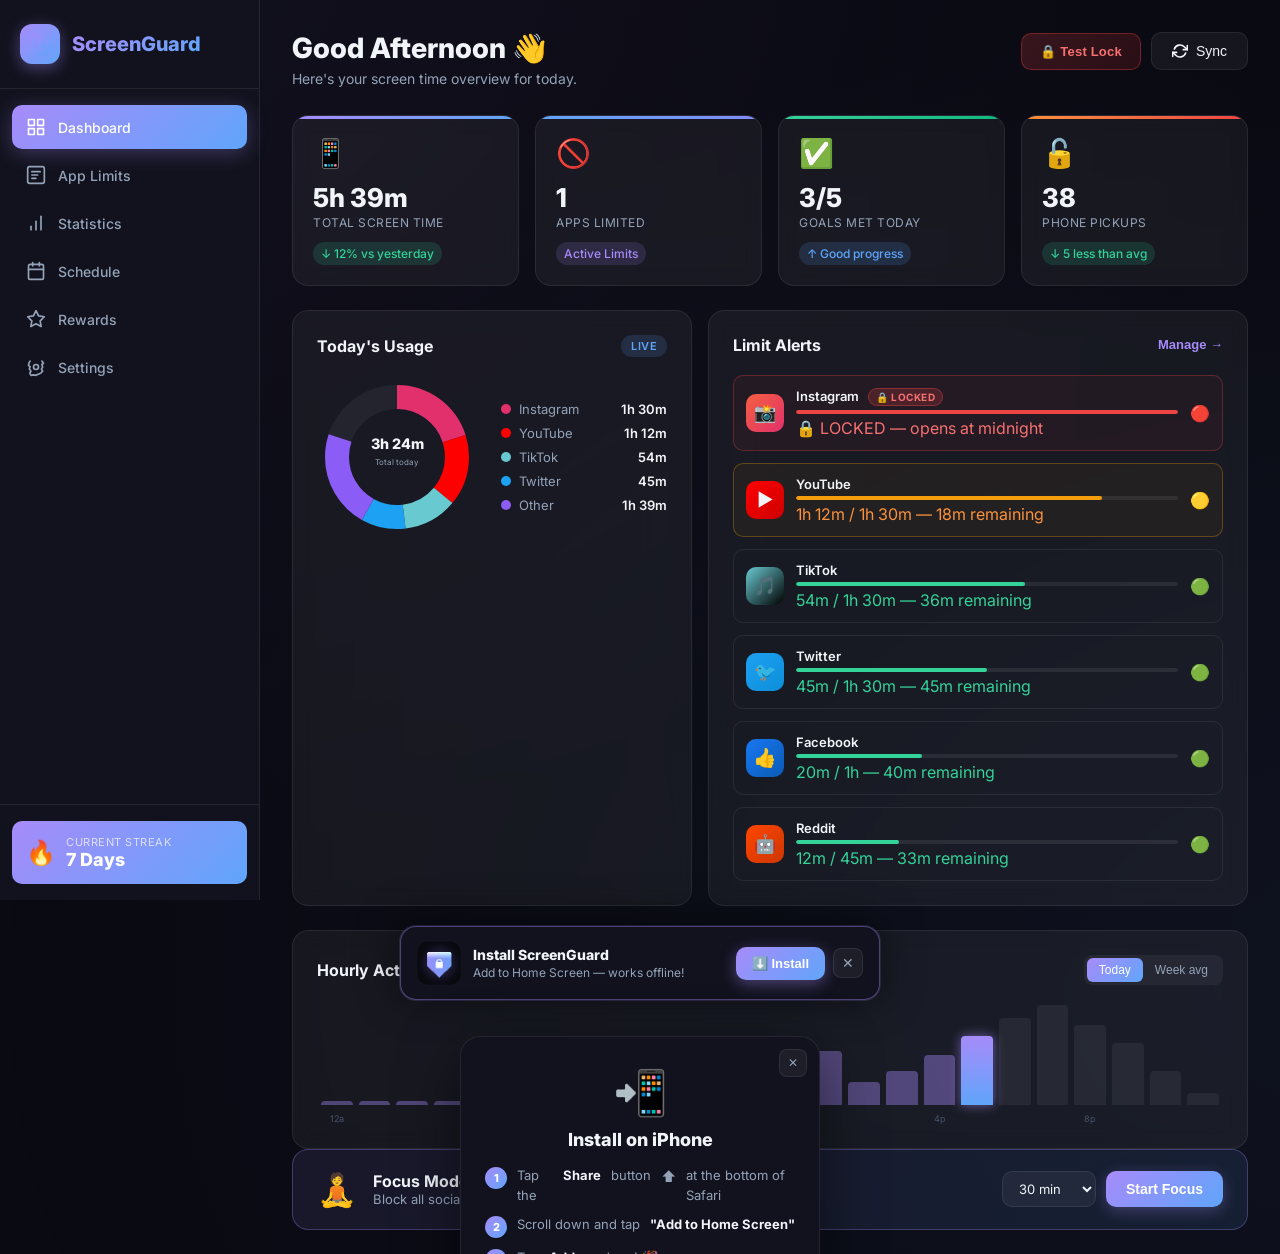
<file: project 0/index.html>
<!DOCTYPE html>
<html lang="en">
<head>
  <meta charset="UTF-8" />
  <meta name="viewport" content="width=device-width, initial-scale=1.0, viewport-fit=cover" />
  <title>ScreenGuard – Reduce Your Screen Time</title>
  <meta name="description" content="ScreenGuard helps you reduce screen time and set social media limits to build healthier digital habits." />

  <!-- ===== PWA Meta Tags ===== -->
  <link rel="manifest" href="manifest.json" />
  <meta name="theme-color" content="#a78bfa" />
  <meta name="mobile-web-app-capable" content="yes" />
  <meta name="application-name" content="ScreenGuard" />

  <!-- Apple iOS PWA -->
  <meta name="apple-mobile-web-app-capable" content="yes" />
  <meta name="apple-mobile-web-app-status-bar-style" content="black-translucent" />
  <meta name="apple-mobile-web-app-title" content="ScreenGuard" />
  <link rel="apple-touch-icon" href="icons/icon-192.png" />
  <link rel="apple-touch-icon" sizes="152x152" href="icons/icon-152.png" />
  <link rel="apple-touch-icon" sizes="144x144" href="icons/icon-144.png" />
  <link rel="apple-touch-startup-image" href="icons/icon-512.png" />

  <!-- Android / General -->
  <link rel="icon" type="image/png" sizes="192x192" href="icons/icon-192.png" />
  <link rel="icon" type="image/png" sizes="32x32"  href="icons/icon-96.png" />
  <link rel="shortcut icon" href="icons/icon-96.png" />

  <!-- Microsoft Tiles -->
  <meta name="msapplication-TileImage" content="icons/icon-144.png" />
  <meta name="msapplication-TileColor" content="#0a0a12" />

  <!-- Open Graph (sharing preview) -->
  <meta property="og:title"       content="ScreenGuard – Screen Time Manager" />
  <meta property="og:description" content="Set limits for social media, auto-lock apps, earn rewards for healthy habits." />
  <meta property="og:image"       content="icons/icon-512.png" />
  <meta property="og:type"        content="website" />

  <link rel="preconnect" href="https://fonts.googleapis.com" />
  <link rel="preconnect" href="https://fonts.gstatic.com" crossorigin />
  <link href="https://fonts.googleapis.com/css2?family=Inter:wght@300;400;500;600;700;800;900&display=swap" rel="stylesheet" />
  <link rel="stylesheet" href="style.css" />
</head>
<body>
  <!-- ===== PWA INSTALL BANNER ===== -->
  <div class="pwa-install-banner" id="pwaInstallBanner">
    <div class="pwa-banner-left">
      <img src="icons/icon-96.png" alt="ScreenGuard" class="pwa-banner-icon" />
      <div class="pwa-banner-text">
        <strong>Install ScreenGuard</strong>
        <span>Add to Home Screen — works offline!</span>
      </div>
    </div>
    <div class="pwa-banner-actions">
      <button class="pwa-install-btn" id="pwaInstallBtn">⬇️ Install</button>
      <button class="pwa-dismiss-btn" id="pwaDismissBtn">✕</button>
    </div>
  </div>

  <!-- ===== iOS INSTALL GUIDE (shows only on Safari iOS) ===== -->
  <div class="ios-install-guide" id="iosInstallGuide">
    <button class="ios-guide-close" id="iosGuideClose">✕</button>
    <div class="ios-guide-icon">📲</div>
    <h3>Install on iPhone</h3>
    <ol class="ios-steps">
      <li>Tap the <strong>Share</strong> button <span class="ios-share-icon">⬆️</span> at the bottom of Safari</li>
      <li>Scroll down and tap <strong>"Add to Home Screen"</strong></li>
      <li>Tap <strong>Add</strong> — done! 🎉</li>
    </ol>
  </div>

  <!-- Sidebar Navigation -->
  <nav class="sidebar" id="sidebar">
    <div class="sidebar-header">
      <div class="logo">
        <div class="logo-icon">
          <svg width="24" height="24" viewBox="0 0 24 24" fill="none">
            <circle cx="12" cy="12" r="10" stroke="url(#grad1)" stroke-width="2.5"/>
            <path d="M12 6v6l4 2" stroke="url(#grad1)" stroke-width="2.5" stroke-linecap="round"/>
            <defs>
              <linearGradient id="grad1" x1="0%" y1="0%" x2="100%" y2="100%">
                <stop offset="0%" style="stop-color:#a78bfa"/>
                <stop offset="100%" style="stop-color:#60a5fa"/>
              </linearGradient>
            </defs>
          </svg>
        </div>
        <span class="logo-text">ScreenGuard</span>
      </div>
    </div>

    <ul class="nav-links">
      <li>
        <a href="#" class="nav-link active" data-page="dashboard" id="nav-dashboard">
          <svg width="20" height="20" viewBox="0 0 24 24" fill="none" stroke="currentColor" stroke-width="2" stroke-linecap="round" stroke-linejoin="round">
            <rect x="3" y="3" width="7" height="7"/><rect x="14" y="3" width="7" height="7"/><rect x="14" y="14" width="7" height="7"/><rect x="3" y="14" width="7" height="7"/>
          </svg>
          <span>Dashboard</span>
        </a>
      </li>
      <li>
        <a href="#" class="nav-link" data-page="apps" id="nav-apps">
          <svg width="20" height="20" viewBox="0 0 24 24" fill="none" stroke="currentColor" stroke-width="2" stroke-linecap="round" stroke-linejoin="round">
            <rect x="2" y="2" width="20" height="20" rx="2.5"/><path d="M7 8h10M7 12h7M7 16h5"/>
          </svg>
          <span>App Limits</span>
        </a>
      </li>
      <li>
        <a href="#" class="nav-link" data-page="stats" id="nav-stats">
          <svg width="20" height="20" viewBox="0 0 24 24" fill="none" stroke="currentColor" stroke-width="2" stroke-linecap="round" stroke-linejoin="round">
            <line x1="12" y1="20" x2="12" y2="10"/><line x1="18" y1="20" x2="18" y2="4"/><line x1="6" y1="20" x2="6" y2="16"/>
          </svg>
          <span>Statistics</span>
        </a>
      </li>
      <li>
        <a href="#" class="nav-link" data-page="schedule" id="nav-schedule">
          <svg width="20" height="20" viewBox="0 0 24 24" fill="none" stroke="currentColor" stroke-width="2" stroke-linecap="round" stroke-linejoin="round">
            <rect x="3" y="4" width="18" height="18" rx="2"/><line x1="16" y1="2" x2="16" y2="6"/><line x1="8" y1="2" x2="8" y2="6"/><line x1="3" y1="10" x2="21" y2="10"/>
          </svg>
          <span>Schedule</span>
        </a>
      </li>
      <li>
        <a href="#" class="nav-link" data-page="rewards" id="nav-rewards">
          <svg width="20" height="20" viewBox="0 0 24 24" fill="none" stroke="currentColor" stroke-width="2" stroke-linecap="round" stroke-linejoin="round">
            <polygon points="12 2 15.09 8.26 22 9.27 17 14.14 18.18 21.02 12 17.77 5.82 21.02 7 14.14 2 9.27 8.91 8.26 12 2"/>
          </svg>
          <span>Rewards</span>
        </a>
      </li>
      <li>
        <a href="#" class="nav-link" data-page="settings" id="nav-settings">
          <svg width="20" height="20" viewBox="0 0 24 24" fill="none" stroke="currentColor" stroke-width="2" stroke-linecap="round" stroke-linejoin="round">
            <circle cx="12" cy="12" r="3"/><path d="M19.07 4.93a10 10 0 0 1 1.93 2.74L19 9l1 3-1.5 2.5 1.5 2.5L18 19s-2 1.5-3 1.5L12 22l-3-.5-3 .5s-1-1.5-1.5-2.5L6 17l-2-2.5 1-3-2-1.33A10 10 0 0 1 4.93 4.93"/>
          </svg>
          <span>Settings</span>
        </a>
      </li>
    </ul>

    <div class="sidebar-footer">
      <div class="streak-card">
        <div class="streak-flame">🔥</div>
        <div class="streak-info">
          <span class="streak-label">Current Streak</span>
          <span class="streak-days" id="streakDays">7 Days</span>
        </div>
      </div>
    </div>
  </nav>

  <!-- Mobile Top Bar -->
  <div class="mobile-topbar">
    <button class="hamburger" id="hamburger">
      <span></span><span></span><span></span>
    </button>
    <span class="mobile-title">ScreenGuard</span>
    <div class="mobile-avatar">LS</div>
  </div>

  <!-- Overlay for mobile sidebar -->
  <div class="overlay" id="overlay"></div>

  <!-- Main Content -->
  <main class="main-content">

    <!-- ===== DASHBOARD PAGE ===== -->
    <section class="page active" id="page-dashboard">
      <div class="page-header">
        <div>
          <h1 class="page-title">Good <span id="timeGreeting">Evening</span> 👋</h1>
          <p class="page-subtitle">Here's your screen time overview for today.</p>
        </div>
        <div class="header-actions">
          <button class="btn-test-lock" id="testLockBtn">🔒 Test Lock</button>
          <button class="btn-secondary" id="syncBtn">
            <svg width="16" height="16" viewBox="0 0 24 24" fill="none" stroke="currentColor" stroke-width="2.5" stroke-linecap="round" stroke-linejoin="round">
              <polyline points="23 4 23 10 17 10"/><polyline points="1 20 1 14 7 14"/>
              <path d="M3.51 9a9 9 0 0 1 14.85-3.36L23 10M1 14l4.64 4.36A9 9 0 0 0 20.49 15"/>
            </svg>
            Sync
          </button>
        </div>
      </div>

      <!-- Stats Row -->
      <div class="stats-grid">
        <div class="stat-card accent-purple">
          <div class="stat-icon">📱</div>
          <div class="stat-info">
            <span class="stat-value" id="totalTimeToday">3h 24m</span>
            <span class="stat-label">Total Screen Time</span>
          </div>
          <div class="stat-change down">↓ 12% vs yesterday</div>
        </div>
        <div class="stat-card accent-blue">
          <div class="stat-icon">🚫</div>
          <div class="stat-info">
            <span class="stat-value" id="appsLimited">4</span>
            <span class="stat-label">Apps Limited</span>
          </div>
          <div class="stat-change neutral">Active Limits</div>
        </div>
        <div class="stat-card accent-green">
          <div class="stat-icon">✅</div>
          <div class="stat-info">
            <span class="stat-value" id="goalsMetCount">3/5</span>
            <span class="stat-label">Goals Met Today</span>
          </div>
          <div class="stat-change up">↑ Good progress</div>
        </div>
        <div class="stat-card accent-orange">
          <div class="stat-icon">🔓</div>
          <div class="stat-info">
            <span class="stat-value" id="unlockCount">38</span>
            <span class="stat-label">Phone Pickups</span>
          </div>
          <div class="stat-change down">↓ 5 less than avg</div>
        </div>
      </div>

      <!-- Main Cards Row -->
      <div class="cards-row">
        <!-- Today's Usage Donut -->
        <div class="card card-usage">
          <div class="card-header">
            <h3>Today's Usage</h3>
            <span class="badge badge-blue">Live</span>
          </div>
          <div class="donut-chart-container">
            <svg class="donut-svg" viewBox="0 0 200 200">
              <circle class="donut-bg" cx="100" cy="100" r="75" />
              <circle id="donut-instagram" class="donut-segment" cx="100" cy="100" r="75"
                stroke="#E1306C" stroke-dasharray="94.25 377" stroke-dashoffset="0" />
              <circle id="donut-youtube" class="donut-segment" cx="100" cy="100" r="75"
                stroke="#FF0000" stroke-dasharray="75.4 377" stroke-dashoffset="-94.25" />
              <circle id="donut-tiktok" class="donut-segment" cx="100" cy="100" r="75"
                stroke="#69C9D0" stroke-dasharray="56.55 377" stroke-dashoffset="-169.65" />
              <circle id="donut-twitter" class="donut-segment" cx="100" cy="100" r="75"
                stroke="#1DA1F2" stroke-dasharray="47.12 377" stroke-dashoffset="-226.2" />
              <circle id="donut-other" class="donut-segment" cx="100" cy="100" r="75"
                stroke="#8b5cf6" stroke-dasharray="103.67 377" stroke-dashoffset="-273.32" />
              <text x="100" y="90" class="donut-center-value" text-anchor="middle">3h 24m</text>
              <text x="100" y="110" class="donut-center-label" text-anchor="middle">Total today</text>
            </svg>
            <div class="donut-legend">
              <div class="legend-item"><span class="legend-dot" style="background:#E1306C"></span>Instagram <strong>1h 30m</strong></div>
              <div class="legend-item"><span class="legend-dot" style="background:#FF0000"></span>YouTube <strong>1h 12m</strong></div>
              <div class="legend-item"><span class="legend-dot" style="background:#69C9D0"></span>TikTok <strong>54m</strong></div>
              <div class="legend-item"><span class="legend-dot" style="background:#1DA1F2"></span>Twitter <strong>45m</strong></div>
              <div class="legend-item"><span class="legend-dot" style="background:#8b5cf6"></span>Other <strong>1h 39m</strong></div>
            </div>
          </div>
        </div>

        <!-- Limit Alerts -->
        <div class="card card-alerts">
          <div class="card-header">
            <h3>Limit Alerts</h3>
            <button class="btn-ghost" data-page="apps">Manage →</button>
          </div>
          <div class="alerts-list" id="alertsList">
            <div class="alert-item critical">
              <div class="alert-app-icon" style="background: linear-gradient(135deg,#f56040,#E1306C)">📸</div>
              <div class="alert-info">
                <span class="alert-app-name">Instagram</span>
                <div class="alert-progress-bar">
                  <div class="alert-progress-fill" style="width:100%;background:#ef4444"></div>
                </div>
                <span class="alert-time critical-text">1h 30m / 1h 30m — Limit Reached!</span>
              </div>
              <div class="alert-status critical-badge">🔴</div>
            </div>
            <div class="alert-item warning">
              <div class="alert-app-icon" style="background: linear-gradient(135deg,#FF0000,#cc0000)">▶</div>
              <div class="alert-info">
                <span class="alert-app-name">YouTube</span>
                <div class="alert-progress-bar">
                  <div class="alert-progress-fill" style="width:80%;background:#f59e0b"></div>
                </div>
                <span class="alert-time warning-text">1h 12m / 1h 30m — 18m remaining</span>
              </div>
              <div class="alert-status warning-badge">🟡</div>
            </div>
            <div class="alert-item safe">
              <div class="alert-app-icon" style="background: linear-gradient(135deg,#69C9D0,#010101)">🎵</div>
              <div class="alert-info">
                <span class="alert-app-name">TikTok</span>
                <div class="alert-progress-bar">
                  <div class="alert-progress-fill" style="width:60%;background:#10b981"></div>
                </div>
                <span class="alert-time safe-text">54m / 1h 30m — 36m remaining</span>
              </div>
              <div class="alert-status safe-badge">🟢</div>
            </div>
            <div class="alert-item safe">
              <div class="alert-app-icon" style="background: linear-gradient(135deg,#1DA1F2,#0d8ed9)">🐦</div>
              <div class="alert-info">
                <span class="alert-app-name">Twitter / X</span>
                <div class="alert-progress-bar">
                  <div class="alert-progress-fill" style="width:50%;background:#10b981"></div>
                </div>
                <span class="alert-time safe-text">45m / 1h 30m — 45m remaining</span>
              </div>
              <div class="alert-status safe-badge">🟢</div>
            </div>
          </div>
        </div>
      </div>

      <!-- Hourly Timeline -->
      <div class="card">
        <div class="card-header">
          <h3>Hourly Activity</h3>
          <div class="toggle-group">
            <button class="toggle-btn active" id="toggleToday">Today</button>
            <button class="toggle-btn" id="toggleWeek">Week avg</button>
          </div>
        </div>
        <div class="hourly-chart" id="hourlyChart">
          <!-- bars generated by JS -->
        </div>
        <div class="hourly-labels" id="hourlyLabels"></div>
      </div>

      <!-- Focus Mode Banner -->
      <div class="focus-banner" id="focusBanner">
        <div class="focus-info">
          <div class="focus-icon">🧘</div>
          <div>
            <h4>Focus Mode</h4>
            <p>Block all social media and distracting apps</p>
          </div>
        </div>
        <div class="focus-controls">
          <select id="focusDuration" class="focus-select">
            <option value="15">15 min</option>
            <option value="30" selected>30 min</option>
            <option value="60">1 hour</option>
            <option value="120">2 hours</option>
          </select>
          <button class="btn-primary" id="startFocusBtn">Start Focus</button>
        </div>
      </div>
    </section>

    <!-- ===== APP LIMITS PAGE ===== -->
    <section class="page" id="page-apps">
      <div class="page-header">
        <div>
          <h1 class="page-title">App Limits</h1>
          <p class="page-subtitle">Set daily time limits for social media and other apps.</p>
        </div>
        <button class="btn-primary" id="addAppBtn">+ Add App</button>
      </div>

      <div class="filter-tabs" id="filterTabs">
        <button class="filter-tab active" data-filter="all">All Apps</button>
        <button class="filter-tab" data-filter="social">Social Media</button>
        <button class="filter-tab" data-filter="entertainment">Entertainment</button>
        <button class="filter-tab" data-filter="productivity">Productivity</button>
      </div>

      <div class="apps-grid" id="appsGrid">
        <!-- populated by JS -->
      </div>
    </section>

    <!-- ===== STATS PAGE ===== -->
    <section class="page" id="page-stats">
      <div class="page-header">
        <div>
          <h1 class="page-title">Statistics</h1>
          <p class="page-subtitle">Track your screen time trends over time.</p>
        </div>
        <div class="header-actions">
          <select class="select-input" id="statsPeriod">
            <option value="7">Last 7 Days</option>
            <option value="30">Last 30 Days</option>
            <option value="90">Last 3 Months</option>
          </select>
        </div>
      </div>

      <div class="stats-cards-row">
        <div class="mini-stat-card">
          <span class="mini-stat-icon">📉</span>
          <div>
            <span class="mini-stat-value">28%</span>
            <span class="mini-stat-label">Reduction this week</span>
          </div>
        </div>
        <div class="mini-stat-card">
          <span class="mini-stat-icon">⏰</span>
          <div>
            <span class="mini-stat-value">4h 12m</span>
            <span class="mini-stat-label">Daily average</span>
          </div>
        </div>
        <div class="mini-stat-card">
          <span class="mini-stat-icon">🏆</span>
          <div>
            <span class="mini-stat-value">5/7</span>
            <span class="mini-stat-label">Days under goal</span>
          </div>
        </div>
      </div>

      <div class="cards-row">
        <div class="card" style="flex:2">
          <div class="card-header">
            <h3>Daily Screen Time</h3>
          </div>
          <div class="bar-chart-container" id="weeklyBarChart">
            <!-- generated by JS -->
          </div>
        </div>
        <div class="card" style="flex:1">
          <div class="card-header">
            <h3>Top Apps</h3>
          </div>
          <div class="top-apps-list" id="topAppsList">
            <!-- generated by JS -->
          </div>
        </div>
      </div>

      <div class="card">
        <div class="card-header">
          <h3>Screen Time Heatmap</h3>
          <span class="badge badge-purple">Last 4 Weeks</span>
        </div>
        <div class="heatmap-container" id="heatmapContainer">
          <!-- generated by JS -->
        </div>
        <div class="heatmap-legend">
          <span>Less</span>
          <div class="heatmap-legend-squares">
            <div style="background:rgba(139,92,246,0.1)"></div>
            <div style="background:rgba(139,92,246,0.3)"></div>
            <div style="background:rgba(139,92,246,0.5)"></div>
            <div style="background:rgba(139,92,246,0.7)"></div>
            <div style="background:rgba(139,92,246,1)"></div>
          </div>
          <span>More</span>
        </div>
      </div>
    </section>

    <!-- ===== SCHEDULE PAGE ===== -->
    <section class="page" id="page-schedule">
      <div class="page-header">
        <div>
          <h1 class="page-title">Schedule</h1>
          <p class="page-subtitle">Set downtime windows and smart blocking schedules.</p>
        </div>
        <button class="btn-primary" id="addScheduleBtn">+ Add Rule</button>
      </div>

      <div class="schedule-grid" id="scheduleGrid">
        <!-- rendered by JS -->
      </div>

      <div class="card bedtime-card">
        <div class="bedtime-header">
          <div>
            <h3>🌙 Bedtime Mode</h3>
            <p>Block all apps and dim screen automatically</p>
          </div>
          <label class="toggle-switch">
            <input type="checkbox" id="bedtimeToggle" checked />
            <span class="toggle-slider"></span>
          </label>
        </div>
        <div class="bedtime-controls">
          <div class="time-range">
            <label>Starts</label>
            <input type="time" id="bedtimeStart" value="22:00" class="time-input" />
          </div>
          <div class="time-range">
            <label>Ends</label>
            <input type="time" id="bedtimeEnd" value="07:00" class="time-input" />
          </div>
        </div>
      </div>
    </section>

    <!-- ===== REWARDS PAGE ===== -->
    <section class="page" id="page-rewards">
      <div class="page-header">
        <div>
          <h1 class="page-title">Rewards</h1>
          <p class="page-subtitle">Earn badges for healthy screen time habits.</p>
        </div>
      </div>

      <div class="xp-bar-card">
        <div class="xp-header">
          <span class="xp-level">Level 5 — Digital Detoxer</span>
          <span class="xp-points">1,240 / 2,000 XP</span>
        </div>
        <div class="xp-bar">
          <div class="xp-fill" style="width:62%"></div>
        </div>
        <p class="xp-hint">760 XP to reach Level 6 — "Mindful Master"</p>
      </div>

      <h3 class="section-title">🏅 Badges Earned</h3>
      <div class="badges-grid" id="badgesGrid">
        <!-- generated by JS -->
      </div>

      <h3 class="section-title">🎯 Active Challenges</h3>
      <div class="challenges-list" id="challengesList">
        <!-- generated by JS -->
      </div>
    </section>

    <!-- ===== SETTINGS PAGE ===== -->
    <section class="page" id="page-settings">
      <div class="page-header">
        <div>
          <h1 class="page-title">Settings</h1>
          <p class="page-subtitle">Customize your ScreenGuard experience.</p>
        </div>
      </div>

      <div class="settings-sections">
        <div class="settings-group">
          <h3 class="settings-group-title">General</h3>
          <div class="settings-list">
            <div class="setting-item">
              <div class="setting-info">
                <span class="setting-name">Daily Goal</span>
                <span class="setting-desc">Target maximum screen time per day</span>
              </div>
              <select class="select-input" id="dailyGoalSelect">
                <option value="120">2 hours</option>
                <option value="180" selected>3 hours</option>
                <option value="240">4 hours</option>
                <option value="300">5 hours</option>
              </select>
            </div>
            <div class="setting-item">
              <div class="setting-info">
                <span class="setting-name">Notifications</span>
                <span class="setting-desc">Get alerts when nearing your limit</span>
              </div>
              <label class="toggle-switch">
                <input type="checkbox" id="notifToggle" checked />
                <span class="toggle-slider"></span>
              </label>
            </div>
            <div class="setting-item">
              <div class="setting-info">
                <span class="setting-name">Strict Mode</span>
                <span class="setting-desc">Cannot bypass limits once set</span>
              </div>
              <label class="toggle-switch">
                <input type="checkbox" id="strictToggle" />
                <span class="toggle-slider"></span>
              </label>
            </div>
            <div class="setting-item">
              <div class="setting-info">
                <span class="setting-name">Weekly Report</span>
                <span class="setting-desc">Receive summary every Monday</span>
              </div>
              <label class="toggle-switch">
                <input type="checkbox" id="weeklyToggle" checked />
                <span class="toggle-slider"></span>
              </label>
            </div>
          </div>
        </div>

        <div class="settings-group">
          <h3 class="settings-group-title">Appearance</h3>
          <div class="settings-list">
            <div class="setting-item">
              <div class="setting-info">
                <span class="setting-name">Theme</span>
                <span class="setting-desc">Choose your preferred look</span>
              </div>
              <div class="theme-buttons">
                <button class="theme-btn active" id="darkThemeBtn">🌙 Dark</button>
                <button class="theme-btn" id="lightThemeBtn">☀️ Light</button>
              </div>
            </div>
            <div class="setting-item">
              <div class="setting-info">
                <span class="setting-name">Accent Color</span>
                <span class="setting-desc">Primary color for the interface</span>
              </div>
              <div class="color-pickers">
                <div class="color-swatch active" style="background:linear-gradient(135deg,#a78bfa,#60a5fa)" data-accent="purple"></div>
                <div class="color-swatch" style="background:linear-gradient(135deg,#34d399,#10b981)" data-accent="green"></div>
                <div class="color-swatch" style="background:linear-gradient(135deg,#f59e0b,#ef4444)" data-accent="orange"></div>
                <div class="color-swatch" style="background:linear-gradient(135deg,#f472b6,#a855f7)" data-accent="pink"></div>
              </div>
            </div>
          </div>
        </div>

        <div class="settings-group">
          <h3 class="settings-group-title">Data & Privacy</h3>
          <div class="settings-list">
            <div class="setting-item">
              <div class="setting-info">
                <span class="setting-name">Export Data</span>
                <span class="setting-desc">Download your screen time history as CSV</span>
              </div>
              <button class="btn-secondary" id="exportBtn">Export</button>
            </div>
            <div class="setting-item">
              <div class="setting-info">
                <span class="setting-name">Reset Statistics</span>
                <span class="setting-desc">Clear all saved usage data</span>
              </div>
              <button class="btn-danger" id="resetBtn">Reset</button>
            </div>
          </div>
        </div>
      </div>
    </section>

  </main>

  <!-- Add App Modal -->
  <div class="modal-overlay" id="addAppModal">
    <div class="modal">
      <div class="modal-header">
        <h2>Add App Limit</h2>
        <button class="modal-close" id="closeAddAppModal">✕</button>
      </div>
      <div class="modal-body">
        <div class="form-group">
          <label>App Name</label>
          <select class="form-control" id="newAppSelect">
            <option value="">Select an app...</option>
            <option value="Facebook">Facebook</option>
            <option value="Snapchat">Snapchat</option>
            <option value="Reddit">Reddit</option>
            <option value="Pinterest">Pinterest</option>
            <option value="LinkedIn">LinkedIn</option>
            <option value="Netflix">Netflix</option>
            <option value="Spotify">Spotify</option>
            <option value="WhatsApp">WhatsApp</option>
            <option value="Telegram">Telegram</option>
            <option value="Discord">Discord</option>
          </select>
        </div>
        <div class="form-group">
          <label>Daily Limit</label>
          <div class="slider-container">
            <input type="range" id="limitSlider" min="5" max="240" step="5" value="60" class="form-slider" />
            <span class="slider-value" id="sliderValue">1h 0m</span>
          </div>
        </div>
        <div class="form-group">
          <label>Category</label>
          <select class="form-control" id="newAppCategory">
            <option value="social">Social Media</option>
            <option value="entertainment">Entertainment</option>
            <option value="productivity">Productivity</option>
          </select>
        </div>
        <div class="form-group">
          <label>Days Active</label>
          <div class="days-selector" id="daysSelector">
            <button class="day-btn active" data-day="Mon">M</button>
            <button class="day-btn active" data-day="Tue">T</button>
            <button class="day-btn active" data-day="Wed">W</button>
            <button class="day-btn active" data-day="Thu">T</button>
            <button class="day-btn active" data-day="Fri">F</button>
            <button class="day-btn" data-day="Sat">S</button>
            <button class="day-btn" data-day="Sun">S</button>
          </div>
        </div>
      </div>
      <div class="modal-footer">
        <button class="btn-secondary" id="cancelAddApp">Cancel</button>
        <button class="btn-primary" id="confirmAddApp">Add Limit</button>
      </div>
    </div>
  </div>

  <!-- Focus Mode Active Overlay -->
  <div class="focus-overlay" id="focusOverlay">
    <div class="focus-content">
      <div class="focus-emoji">🧘</div>
      <h2>Focus Mode Active</h2>
      <p>Stay away from distractions!</p>
      <div class="focus-timer" id="focusTimer">30:00</div>
      <div class="focus-timer-bar"><div class="focus-timer-fill" id="focusTimerFill"></div></div>
      <button class="btn-secondary" id="endFocusBtn">End Focus ✕</button>
    </div>
  </div>

  <!-- ===== AUTO-LOCK OVERLAY ===== -->
  <div class="auto-lock-overlay" id="autoLockOverlay">
    <div class="auto-lock-content">
      <!-- Shaking padlock -->
      <div class="lock-padlock" id="lockPadlock">🔒</div>

      <div class="lock-app-row">
        <div class="lock-app-emoji" id="lockAppEmoji">📸</div>
        <div>
          <h2 class="lock-title" id="lockAppName">Instagram</h2>
          <p class="lock-subtitle">Daily limit reached</p>
        </div>
      </div>

      <div class="lock-limit-pill">
        <span>⏱ Limit:</span>
        <strong id="lockLimitTime">1h 30m</strong>
        <span>used today</span>
      </div>

      <!-- Countdown to midnight -->
      <div class="lock-countdown-card">
        <div class="lock-countdown-label">🌅 Unlocks automatically in</div>
        <div class="lock-countdown" id="lockCountdown">00:00:00</div>
        <div class="lock-countdown-sub">at midnight (daily reset)</div>
      </div>

      <!-- Pulsing bars to show phone is locked -->
      <div class="lock-bars">
        <div class="lock-bar" style="animation-delay:0s"></div>
        <div class="lock-bar" style="animation-delay:0.2s"></div>
        <div class="lock-bar" style="animation-delay:0.4s"></div>
        <div class="lock-bar" style="animation-delay:0.6s"></div>
        <div class="lock-bar" style="animation-delay:0.8s"></div>
      </div>

      <!-- Bypass with hold -->
      <div class="bypass-section">
        <button class="bypass-btn" id="bypassBtn">Hold to Override (5s)</button>
        <div class="bypass-bar-bg">
          <div class="bypass-bar-fill" id="bypassFill"></div>
        </div>
        <p class="bypass-warn">⚠️ Overriding your limit weakens your habit</p>
      </div>

      <button class="lock-close-btn" id="lockCloseBtn">✕ Dismiss (App stays locked)</button>
    </div>
  </div>

  <!-- Toast Notification -->
  <div class="toast" id="toast">
    <span class="toast-icon">✅</span>
    <span class="toast-message" id="toastMsg">Settings saved!</span>
  </div>

  <script src="app.js"></script>

  <!-- ===== SERVICE WORKER + PWA INSTALL LOGIC ===== -->
  <script>
    // --- Register Service Worker ---
    if ('serviceWorker' in navigator) {
      window.addEventListener('load', () => {
        navigator.serviceWorker.register('./sw.js')
          .then(reg => console.log('[SW] Registered:', reg.scope))
          .catch(err => console.warn('[SW] Registration failed:', err));
      });
    }

    // --- PWA Install Prompt (Android/Chrome) ---
    let deferredPrompt = null;
    const banner    = document.getElementById('pwaInstallBanner');
    const installBtn= document.getElementById('pwaInstallBtn');
    const dismissBtn= document.getElementById('pwaDismissBtn');

    window.addEventListener('beforeinstallprompt', e => {
      e.preventDefault();
      deferredPrompt = e;
      // Show our custom banner after 3 seconds
      setTimeout(() => { if (banner) banner.classList.add('show'); }, 3000);
    });

    if (installBtn) {
      installBtn.addEventListener('click', async () => {
        if (!deferredPrompt) return;
        banner.classList.remove('show');
        deferredPrompt.prompt();
        const { outcome } = await deferredPrompt.userChoice;
        console.log('[PWA] Install outcome:', outcome);
        deferredPrompt = null;
      });
    }

    if (dismissBtn) {
      dismissBtn.addEventListener('click', () => {
        banner.classList.remove('show');
      });
    }

    // Hide banner when already installed
    window.addEventListener('appinstalled', () => {
      banner.classList.remove('show');
      console.log('[PWA] App installed!');
    });

    // --- iOS Safari Install Guide ---
    function isIOS() {
      return /iphone|ipad|ipod/i.test(navigator.userAgent);
    }
    function isInStandaloneMode() {
      return window.navigator.standalone === true;
    }

    const iosGuide    = document.getElementById('iosInstallGuide');
    const iosClose    = document.getElementById('iosGuideClose');
    const shown       = sessionStorage.getItem('iosGuideShown');

    if (isIOS() && !isInStandaloneMode() && !shown && iosGuide) {
      setTimeout(() => {
        iosGuide.classList.add('show');
        sessionStorage.setItem('iosGuideShown', '1');
      }, 3000);
    }

    if (iosClose) iosClose.addEventListener('click', () => iosGuide.classList.remove('show'));
  </script>
</body>
</html>
</file>
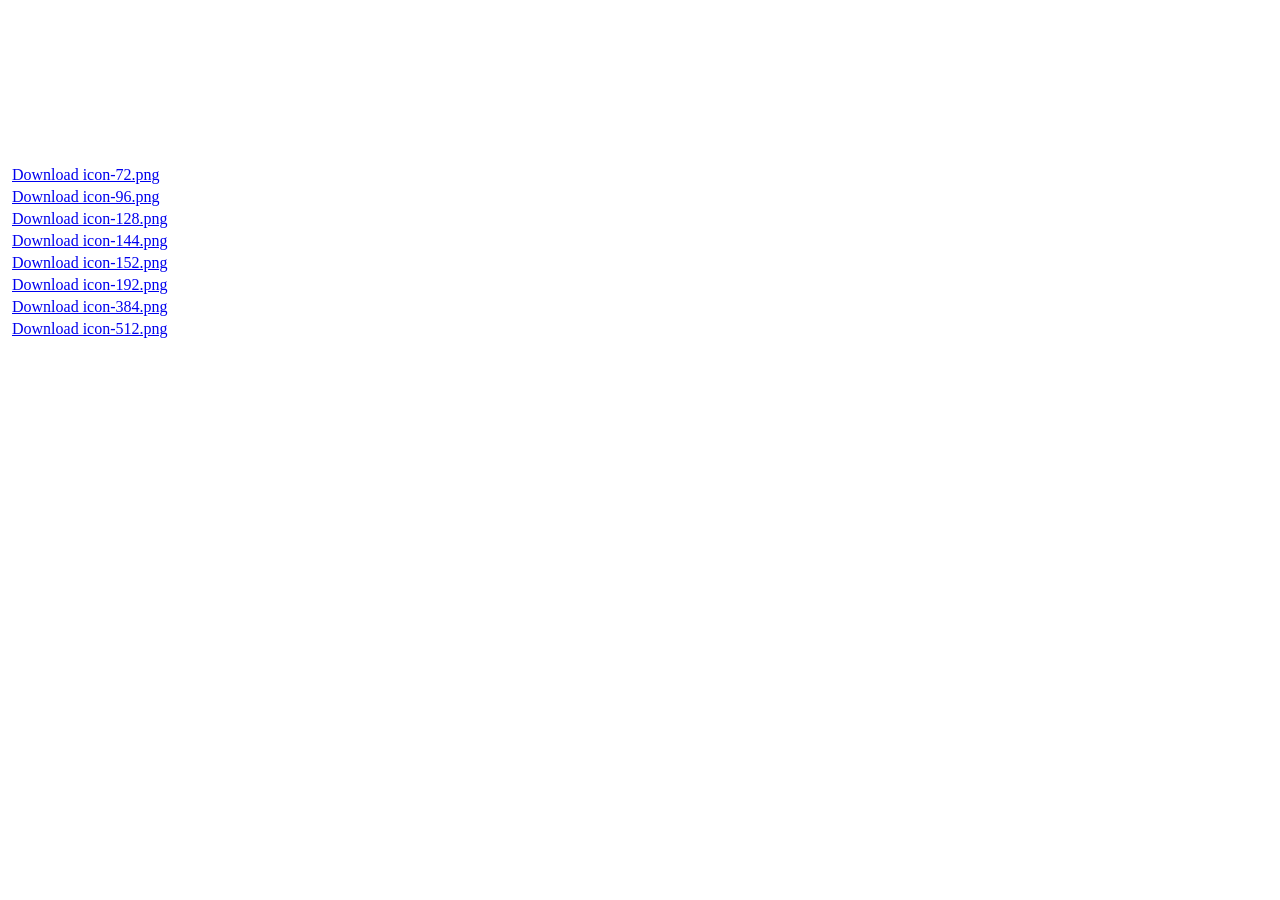
<file: project 0/icon-generator.html>
<!DOCTYPE html>
<html>
<head><title>Icon Generator</title></head>
<body>
<canvas id="c"></canvas>
<div id="links"></div>
<script>
// Run this page once in a browser to download all icons
const sizes = [72, 96, 128, 144, 152, 192, 384, 512];
const links = document.getElementById('links');

sizes.forEach(size => {
  const canvas = document.createElement('canvas');
  canvas.width = canvas.height = size;
  const ctx = canvas.getContext('2d');

  // Background
  ctx.fillStyle = '#0a0a12';
  ctx.roundRect(0, 0, size, size, size * 0.22);
  ctx.fill();

  // Outer glow
  const glow = ctx.createRadialGradient(size/2, size/2, 0, size/2, size/2, size*0.5);
  glow.addColorStop(0,   'rgba(167,139,250,0.3)');
  glow.addColorStop(0.6, 'rgba(96,165,250,0.1)');
  glow.addColorStop(1,   'transparent');
  ctx.fillStyle = glow;
  ctx.fillRect(0, 0, size, size);

  // Shield shape
  const cx = size / 2, cy = size / 2;
  const sc = size * 0.28;
  ctx.beginPath();
  ctx.moveTo(cx, cy - sc);
  ctx.lineTo(cx + sc * 0.75, cy - sc * 0.5);
  ctx.lineTo(cx + sc * 0.75, cy + sc * 0.2);
  ctx.quadraticCurveTo(cx + sc * 0.75, cy + sc, cx, cy + sc * 1.1);
  ctx.quadraticCurveTo(cx - sc * 0.75, cy + sc, cx - sc * 0.75, cy + sc * 0.2);
  ctx.lineTo(cx - sc * 0.75, cy - sc * 0.5);
  ctx.closePath();

  const shieldGrad = ctx.createLinearGradient(cx - sc, cy - sc, cx + sc, cy + sc);
  shieldGrad.addColorStop(0, '#a78bfa');
  shieldGrad.addColorStop(1, '#60a5fa');
  ctx.fillStyle = shieldGrad;
  ctx.fill();

  // Padlock body (white)
  const ls = size * 0.09;
  const lx = cx - ls * 0.8, ly = cy - ls * 0.2;
  ctx.fillStyle = 'rgba(255,255,255,0.9)';
  ctx.roundRect(lx, ly, ls * 1.6, ls * 1.3, ls * 0.2);
  ctx.fill();

  // Padlock shackle
  ctx.strokeStyle = 'rgba(255,255,255,0.9)';
  ctx.lineWidth = ls * 0.3;
  ctx.lineCap = 'round';
  ctx.beginPath();
  ctx.arc(cx, ly, ls * 0.65, Math.PI, 0);
  ctx.stroke();

  const a = document.createElement('a');
  a.download = `icon-${size}.png`;
  a.href = canvas.toDataURL('image/png');
  a.textContent = `Download icon-${size}.png`;
  a.style.display = 'block';
  a.style.margin = '4px';
  links.appendChild(a);
});

// Auto-click all after 500ms
setTimeout(() => {
  document.querySelectorAll('a').forEach((a, i) => {
    setTimeout(() => a.click(), i * 200);
  });
}, 500);
</script>
</body>
</html>
</file>
<file: project 0/style.css>
/* =============================================
   ScreenGuard – style.css
   Dark-mode glassmorphism design system
   ============================================= */

:root {
  --bg-primary: #0a0a12;
  --bg-secondary: #12121e;
  --bg-card: rgba(255, 255, 255, 0.05);
  --bg-card-hover: rgba(255, 255, 255, 0.08);
  --border: rgba(255, 255, 255, 0.08);
  --border-hover: rgba(255, 255, 255, 0.15);
  --text-primary: #f1f5f9;
  --text-secondary: #94a3b8;
  --text-muted: #475569;
  --accent-purple: #a78bfa;
  --accent-blue: #60a5fa;
  --accent-green: #34d399;
  --accent-orange: #fb923c;
  --accent-red: #f87171;
  --accent-pink: #f472b6;
  --grad-primary: linear-gradient(135deg, #a78bfa, #60a5fa);
  --grad-green: linear-gradient(135deg, #34d399, #10b981);
  --grad-orange: linear-gradient(135deg, #fb923c, #ef4444);
  --shadow-lg: 0 20px 60px rgba(0, 0, 0, 0.5);
  --shadow-glow: 0 0 30px rgba(167, 139, 250, 0.15);
  --sidebar-width: 260px;
  --radius: 16px;
  --radius-sm: 10px;
  --transition: all 0.3s cubic-bezier(0.4, 0, 0.2, 1);
}

[data-theme="light"] {
  --bg-primary: #f0f4ff;
  --bg-secondary: #e8edf8;
  --bg-card: rgba(255, 255, 255, 0.8);
  --bg-card-hover: rgba(255, 255, 255, 0.95);
  --border: rgba(0, 0, 0, 0.08);
  --border-hover: rgba(0, 0, 0, 0.15);
  --text-primary: #0f172a;
  --text-secondary: #475569;
  --text-muted: #94a3b8;
}

* {
  margin: 0;
  padding: 0;
  box-sizing: border-box;
}

html {
  scroll-behavior: smooth;
}

body {
  font-family: 'Inter', -apple-system, BlinkMacSystemFont, sans-serif;
  background: var(--bg-primary);
  color: var(--text-primary);
  min-height: 100vh;
  display: flex;
  overflow-x: hidden;
}

/* Animated background */
body::before {
  content: '';
  position: fixed;
  top: -50%;
  left: -50%;
  width: 200%;
  height: 200%;
  background: radial-gradient(ellipse at 20% 20%, rgba(167, 139, 250, 0.06) 0%, transparent 50%),
              radial-gradient(ellipse at 80% 80%, rgba(96, 165, 250, 0.06) 0%, transparent 50%);
  pointer-events: none;
  z-index: 0;
}

/* ===== SIDEBAR ===== */
.sidebar {
  width: var(--sidebar-width);
  background: var(--bg-secondary);
  border-right: 1px solid var(--border);
  height: 100vh;
  position: fixed;
  left: 0;
  top: 0;
  display: flex;
  flex-direction: column;
  z-index: 100;
  transition: var(--transition);
}

.sidebar-header {
  padding: 24px 20px;
  border-bottom: 1px solid var(--border);
}

.logo {
  display: flex;
  align-items: center;
  gap: 12px;
}

.logo-icon {
  width: 40px;
  height: 40px;
  background: var(--grad-primary);
  border-radius: 12px;
  display: flex;
  align-items: center;
  justify-content: center;
  box-shadow: 0 4px 15px rgba(167, 139, 250, 0.4);
}

.logo-text {
  font-size: 20px;
  font-weight: 800;
  background: var(--grad-primary);
  -webkit-background-clip: text;
  -webkit-text-fill-color: transparent;
  background-clip: text;
}

.nav-links {
  list-style: none;
  padding: 16px 12px;
  flex: 1;
  display: flex;
  flex-direction: column;
  gap: 4px;
}

.nav-link {
  display: flex;
  align-items: center;
  gap: 12px;
  padding: 12px 14px;
  border-radius: var(--radius-sm);
  text-decoration: none;
  color: var(--text-secondary);
  font-size: 14px;
  font-weight: 500;
  transition: var(--transition);
  cursor: pointer;
}

.nav-link:hover {
  background: var(--bg-card);
  color: var(--text-primary);
}

.nav-link.active {
  background: var(--grad-primary);
  color: white;
  box-shadow: 0 4px 20px rgba(167, 139, 250, 0.3);
}

.nav-link.active svg {
  stroke: white;
}

.sidebar-footer {
  padding: 16px 12px;
  border-top: 1px solid var(--border);
}

.streak-card {
  background: var(--grad-primary);
  border-radius: var(--radius-sm);
  padding: 14px;
  display: flex;
  align-items: center;
  gap: 10px;
}

.streak-flame { font-size: 24px; }

.streak-info {
  display: flex;
  flex-direction: column;
}

.streak-label {
  font-size: 11px;
  color: rgba(255, 255, 255, 0.7);
  text-transform: uppercase;
  letter-spacing: 0.5px;
}

.streak-days {
  font-size: 18px;
  font-weight: 800;
  color: white;
}

/* ===== MOBILE TOP BAR ===== */
.mobile-topbar {
  display: none;
  position: fixed;
  top: 0;
  left: 0;
  right: 0;
  height: 60px;
  background: var(--bg-secondary);
  border-bottom: 1px solid var(--border);
  align-items: center;
  justify-content: space-between;
  padding: 0 16px;
  z-index: 200;
}

.hamburger {
  background: none;
  border: none;
  cursor: pointer;
  display: flex;
  flex-direction: column;
  gap: 5px;
  padding: 4px;
}

.hamburger span {
  display: block;
  width: 22px;
  height: 2px;
  background: var(--text-primary);
  border-radius: 1px;
  transition: var(--transition);
}

.mobile-title {
  font-size: 18px;
  font-weight: 800;
  background: var(--grad-primary);
  -webkit-background-clip: text;
  -webkit-text-fill-color: transparent;
  background-clip: text;
}

.mobile-avatar {
  width: 36px;
  height: 36px;
  background: var(--grad-primary);
  border-radius: 50%;
  display: flex;
  align-items: center;
  justify-content: center;
  font-size: 12px;
  font-weight: 700;
  color: white;
}

.overlay {
  display: none;
  position: fixed;
  inset: 0;
  background: rgba(0, 0, 0, 0.5);
  z-index: 99;
  backdrop-filter: blur(2px);
}

.overlay.active { display: block; }

/* ===== MAIN CONTENT ===== */
.main-content {
  margin-left: var(--sidebar-width);
  flex: 1;
  min-height: 100vh;
  padding: 32px;
  position: relative;
  z-index: 1;
  max-width: 1200px;
}

/* ===== PAGES ===== */
.page { display: none; animation: fadeIn 0.4s ease; }
.page.active { display: block; }

@keyframes fadeIn {
  from { opacity: 0; transform: translateY(12px); }
  to { opacity: 1; transform: translateY(0); }
}

/* ===== PAGE HEADER ===== */
.page-header {
  display: flex;
  align-items: flex-start;
  justify-content: space-between;
  margin-bottom: 28px;
  gap: 16px;
  flex-wrap: wrap;
}

.page-title {
  font-size: 28px;
  font-weight: 800;
  color: var(--text-primary);
  line-height: 1.2;
}

.page-subtitle {
  font-size: 14px;
  color: var(--text-secondary);
  margin-top: 4px;
}

.header-actions {
  display: flex;
  gap: 10px;
  align-items: center;
}

/* ===== BUTTONS ===== */
.btn-primary {
  background: var(--grad-primary);
  color: white;
  border: none;
  padding: 10px 20px;
  border-radius: var(--radius-sm);
  font-size: 14px;
  font-weight: 600;
  cursor: pointer;
  transition: var(--transition);
  box-shadow: 0 4px 15px rgba(167, 139, 250, 0.3);
}

.btn-primary:hover {
  transform: translateY(-2px);
  box-shadow: 0 8px 25px rgba(167, 139, 250, 0.5);
}

.btn-primary:active { transform: translateY(0); }

.btn-secondary {
  background: var(--bg-card);
  color: var(--text-primary);
  border: 1px solid var(--border);
  padding: 10px 20px;
  border-radius: var(--radius-sm);
  font-size: 14px;
  font-weight: 500;
  cursor: pointer;
  transition: var(--transition);
  display: flex;
  align-items: center;
  gap: 8px;
}

.btn-secondary:hover {
  background: var(--bg-card-hover);
  border-color: var(--border-hover);
}

.btn-ghost {
  background: none;
  border: none;
  color: var(--accent-purple);
  font-size: 13px;
  font-weight: 600;
  cursor: pointer;
  transition: var(--transition);
}

.btn-ghost:hover { opacity: 0.7; }

.btn-danger {
  background: rgba(239, 68, 68, 0.15);
  color: var(--accent-red);
  border: 1px solid rgba(239, 68, 68, 0.3);
  padding: 10px 20px;
  border-radius: var(--radius-sm);
  font-size: 14px;
  font-weight: 500;
  cursor: pointer;
  transition: var(--transition);
}

.btn-danger:hover {
  background: rgba(239, 68, 68, 0.25);
}

/* ===== STATS GRID ===== */
.stats-grid {
  display: grid;
  grid-template-columns: repeat(auto-fit, minmax(200px, 1fr));
  gap: 16px;
  margin-bottom: 24px;
}

.stat-card {
  background: var(--bg-card);
  border: 1px solid var(--border);
  border-radius: var(--radius);
  padding: 20px;
  display: flex;
  flex-direction: column;
  gap: 12px;
  backdrop-filter: blur(10px);
  transition: var(--transition);
  position: relative;
  overflow: hidden;
}

.stat-card::before {
  content: '';
  position: absolute;
  top: 0;
  left: 0;
  right: 0;
  height: 3px;
}

.stat-card.accent-purple::before { background: var(--grad-primary); }
.stat-card.accent-blue::before { background: linear-gradient(90deg, #60a5fa, #818cf8); }
.stat-card.accent-green::before { background: var(--grad-green); }
.stat-card.accent-orange::before { background: var(--grad-orange); }

.stat-card:hover {
  background: var(--bg-card-hover);
  border-color: var(--border-hover);
  transform: translateY(-2px);
  box-shadow: var(--shadow-lg);
}

.stat-icon { font-size: 28px; }

.stat-info {
  display: flex;
  flex-direction: column;
  gap: 2px;
}

.stat-value {
  font-size: 26px;
  font-weight: 800;
  color: var(--text-primary);
}

.stat-label {
  font-size: 12px;
  color: var(--text-secondary);
  text-transform: uppercase;
  letter-spacing: 0.5px;
}

.stat-change {
  font-size: 12px;
  font-weight: 500;
  padding: 4px 8px;
  border-radius: 20px;
  width: fit-content;
}

.stat-change.down { background: rgba(52, 211, 153, 0.15); color: var(--accent-green); }
.stat-change.up { background: rgba(96, 165, 250, 0.15); color: var(--accent-blue); }
.stat-change.neutral { background: rgba(167, 139, 250, 0.15); color: var(--accent-purple); }

/* ===== CARDS ===== */
.card {
  background: var(--bg-card);
  border: 1px solid var(--border);
  border-radius: var(--radius);
  padding: 24px;
  backdrop-filter: blur(10px);
  transition: var(--transition);
}

.card:hover {
  border-color: var(--border-hover);
}

.card-header {
  display: flex;
  align-items: center;
  justify-content: space-between;
  margin-bottom: 20px;
}

.card-header h3 {
  font-size: 16px;
  font-weight: 700;
  color: var(--text-primary);
}

.cards-row {
  display: flex;
  gap: 16px;
  margin-bottom: 24px;
  flex-wrap: wrap;
}

.card-usage { flex: 1; min-width: 300px; }
.card-alerts { flex: 1.4; min-width: 300px; }

/* ===== BADGE ===== */
.badge {
  font-size: 11px;
  font-weight: 600;
  padding: 4px 10px;
  border-radius: 20px;
  text-transform: uppercase;
  letter-spacing: 0.5px;
}

.badge-blue {
  background: rgba(96, 165, 250, 0.15);
  color: var(--accent-blue);
  animation: pulse 2s infinite;
}

.badge-purple {
  background: rgba(167, 139, 250, 0.15);
  color: var(--accent-purple);
}

@keyframes pulse {
  0%, 100% { opacity: 1; }
  50% { opacity: 0.6; }
}

/* ===== DONUT CHART ===== */
.donut-chart-container {
  display: flex;
  align-items: center;
  gap: 24px;
  flex-wrap: wrap;
}

.donut-svg {
  width: 160px;
  height: 160px;
  flex-shrink: 0;
}

.donut-bg {
  fill: none;
  stroke: rgba(255, 255, 255, 0.05);
  stroke-width: 30;
}

.donut-segment {
  fill: none;
  stroke-width: 30;
  transform-origin: 50% 50%;
  transform: rotate(-90deg);
  transition: stroke-dasharray 0.5s ease;
}

.donut-center-value {
  font-size: 18px;
  font-weight: 800;
  fill: var(--text-primary);
  font-family: 'Inter', sans-serif;
}

.donut-center-label {
  font-size: 10px;
  fill: var(--text-secondary);
  font-family: 'Inter', sans-serif;
}

.donut-legend {
  display: flex;
  flex-direction: column;
  gap: 8px;
  flex: 1;
}

.legend-item {
  display: flex;
  align-items: center;
  gap: 8px;
  font-size: 13px;
  color: var(--text-secondary);
}

.legend-item strong {
  margin-left: auto;
  color: var(--text-primary);
  font-weight: 600;
}

.legend-dot {
  width: 10px;
  height: 10px;
  border-radius: 50%;
  flex-shrink: 0;
}

/* ===== ALERTS LIST ===== */
.alerts-list {
  display: flex;
  flex-direction: column;
  gap: 12px;
}

.alert-item {
  display: flex;
  align-items: center;
  gap: 12px;
  padding: 12px;
  border-radius: var(--radius-sm);
  border: 1px solid var(--border);
  transition: var(--transition);
}

.alert-item:hover {
  background: var(--bg-card-hover);
}

.alert-item.critical { border-color: rgba(239, 68, 68, 0.3); background: rgba(239, 68, 68, 0.05); }
.alert-item.warning { border-color: rgba(245, 158, 11, 0.3); background: rgba(245, 158, 11, 0.05); }
.alert-item.safe { border-color: var(--border); }

.alert-app-icon {
  width: 38px;
  height: 38px;
  border-radius: 10px;
  display: flex;
  align-items: center;
  justify-content: center;
  font-size: 18px;
  flex-shrink: 0;
}

.alert-info {
  flex: 1;
  min-width: 0;
}

.alert-app-name {
  font-size: 13px;
  font-weight: 600;
  color: var(--text-primary);
  display: block;
  margin-bottom: 4px;
}

.alert-progress-bar {
  height: 4px;
  background: rgba(255, 255, 255, 0.08);
  border-radius: 2px;
  overflow: hidden;
  margin-bottom: 4px;
}

.alert-progress-fill {
  height: 100%;
  border-radius: 2px;
  transition: width 0.5s ease;
}

.alert-time { font-size: 11px; }
.critical-text { color: var(--accent-red); }
.warning-text { color: var(--accent-orange); }
.safe-text { color: var(--accent-green); }

/* ===== HOURLY CHART ===== */
.hourly-chart {
  display: flex;
  align-items: flex-end;
  gap: 6px;
  height: 100px;
  padding: 0 4px;
  margin-bottom: 8px;
}

.hour-bar {
  flex: 1;
  border-radius: 4px 4px 0 0;
  transition: all 0.4s ease;
  cursor: pointer;
  position: relative;
}

.hour-bar:hover { opacity: 0.7; }

.hour-bar-tooltip {
  position: absolute;
  bottom: 100%;
  left: 50%;
  transform: translateX(-50%);
  background: var(--bg-secondary);
  border: 1px solid var(--border);
  padding: 4px 8px;
  border-radius: 6px;
  font-size: 10px;
  white-space: nowrap;
  pointer-events: none;
  opacity: 0;
  margin-bottom: 4px;
  transition: opacity 0.2s;
}

.hour-bar:hover .hour-bar-tooltip { opacity: 1; }

.hourly-labels {
  display: flex;
  gap: 6px;
  padding: 0 4px;
}

.hour-label {
  flex: 1;
  text-align: center;
  font-size: 9px;
  color: var(--text-muted);
}

/* Toggle group */
.toggle-group {
  display: flex;
  background: rgba(255, 255, 255, 0.05);
  border-radius: 8px;
  padding: 3px;
}

.toggle-btn {
  padding: 5px 12px;
  border: none;
  background: none;
  color: var(--text-secondary);
  border-radius: 6px;
  font-size: 12px;
  font-weight: 500;
  cursor: pointer;
  transition: var(--transition);
}

.toggle-btn.active {
  background: var(--grad-primary);
  color: white;
}

/* ===== FOCUS BANNER ===== */
.focus-banner {
  background: linear-gradient(135deg, rgba(167, 139, 250, 0.1), rgba(96, 165, 250, 0.1));
  border: 1px solid rgba(167, 139, 250, 0.3);
  border-radius: var(--radius);
  padding: 20px 24px;
  display: flex;
  align-items: center;
  justify-content: space-between;
  gap: 16px;
  flex-wrap: wrap;
}

.focus-info {
  display: flex;
  align-items: center;
  gap: 16px;
}

.focus-icon { font-size: 32px; }

.focus-info h4 {
  font-size: 16px;
  font-weight: 700;
  color: var(--text-primary);
}

.focus-info p {
  font-size: 13px;
  color: var(--text-secondary);
}

.focus-controls {
  display: flex;
  gap: 10px;
  align-items: center;
}

.focus-select {
  background: var(--bg-card);
  border: 1px solid var(--border);
  color: var(--text-primary);
  padding: 8px 12px;
  border-radius: var(--radius-sm);
  font-size: 13px;
  font-family: inherit;
  cursor: pointer;
}

/* ===== APP LIMITS PAGE ===== */
.filter-tabs {
  display: flex;
  gap: 8px;
  margin-bottom: 20px;
  flex-wrap: wrap;
}

.filter-tab {
  padding: 8px 16px;
  border: 1px solid var(--border);
  background: var(--bg-card);
  color: var(--text-secondary);
  border-radius: 20px;
  font-size: 13px;
  font-weight: 500;
  cursor: pointer;
  transition: var(--transition);
}

.filter-tab.active {
  background: var(--grad-primary);
  border-color: transparent;
  color: white;
}

.filter-tab:hover:not(.active) {
  border-color: var(--border-hover);
  color: var(--text-primary);
}

.apps-grid {
  display: grid;
  grid-template-columns: repeat(auto-fill, minmax(300px, 1fr));
  gap: 16px;
}

.app-card {
  background: var(--bg-card);
  border: 1px solid var(--border);
  border-radius: var(--radius);
  padding: 20px;
  transition: var(--transition);
  backdrop-filter: blur(10px);
}

.app-card:hover {
  background: var(--bg-card-hover);
  border-color: var(--border-hover);
  transform: translateY(-2px);
  box-shadow: var(--shadow-lg);
}

.app-card-header {
  display: flex;
  align-items: center;
  gap: 12px;
  margin-bottom: 16px;
}

.app-icon {
  width: 46px;
  height: 46px;
  border-radius: 14px;
  display: flex;
  align-items: center;
  justify-content: center;
  font-size: 22px;
  flex-shrink: 0;
}

.app-card-info { flex: 1; }

.app-card-name {
  font-size: 15px;
  font-weight: 700;
  color: var(--text-primary);
}

.app-card-category {
  font-size: 11px;
  color: var(--text-secondary);
  text-transform: uppercase;
  letter-spacing: 0.4px;
}

.app-card-toggle {
  margin-left: auto;
}

.app-usage-row {
  display: flex;
  justify-content: space-between;
  align-items: center;
  margin-bottom: 8px;
}

.app-usage-time {
  font-size: 13px;
  color: var(--text-secondary);
}

.app-usage-percent {
  font-size: 13px;
  font-weight: 700;
  color: var(--text-primary);
}

.app-progress {
  height: 6px;
  background: rgba(255, 255, 255, 0.08);
  border-radius: 3px;
  overflow: hidden;
  margin-bottom: 12px;
}

.app-progress-fill {
  height: 100%;
  border-radius: 3px;
  transition: width 0.5s ease;
}

.app-limit-row {
  display: flex;
  align-items: center;
  justify-content: space-between;
  gap: 12px;
}

.app-limit-label {
  font-size: 12px;
  color: var(--text-secondary);
}

.limit-input-group {
  display: flex;
  align-items: center;
  gap: 6px;
}

.limit-btn {
  width: 26px;
  height: 26px;
  border-radius: 7px;
  background: var(--bg-card);
  border: 1px solid var(--border);
  color: var(--text-primary);
  font-size: 16px;
  cursor: pointer;
  display: flex;
  align-items: center;
  justify-content: center;
  transition: var(--transition);
}

.limit-btn:hover { background: var(--bg-card-hover); }

.limit-time-display {
  font-size: 13px;
  font-weight: 700;
  color: var(--text-primary);
  min-width: 50px;
  text-align: center;
}

/* ===== STATS PAGE ===== */
.stats-cards-row {
  display: flex;
  gap: 16px;
  margin-bottom: 24px;
  flex-wrap: wrap;
}

.mini-stat-card {
  flex: 1;
  min-width: 160px;
  background: var(--bg-card);
  border: 1px solid var(--border);
  border-radius: var(--radius);
  padding: 18px;
  display: flex;
  align-items: center;
  gap: 12px;
  backdrop-filter: blur(10px);
  transition: var(--transition);
}

.mini-stat-card:hover { background: var(--bg-card-hover); transform: translateY(-2px); }

.mini-stat-icon { font-size: 26px; }

.mini-stat-value {
  display: block;
  font-size: 22px;
  font-weight: 800;
  color: var(--text-primary);
}

.mini-stat-label {
  display: block;
  font-size: 11px;
  color: var(--text-secondary);
  text-transform: uppercase;
  letter-spacing: 0.4px;
}

/* Bar chart */
.bar-chart-container {
  display: flex;
  align-items: flex-end;
  gap: 10px;
  height: 180px;
  padding: 0 4px;
}

.week-bar-wrap {
  flex: 1;
  display: flex;
  flex-direction: column;
  align-items: center;
  gap: 6px;
  height: 100%;
  justify-content: flex-end;
}

.week-bar {
  width: 100%;
  border-radius: 6px 6px 0 0;
  transition: all 0.5s ease;
  cursor: pointer;
  position: relative;
}

.week-bar:hover { opacity: 0.8; }

.week-bar.today {
  background: var(--grad-primary) !important;
  box-shadow: 0 0 20px rgba(167, 139, 250, 0.4);
}

.week-bar-label {
  font-size: 11px;
  color: var(--text-muted);
}

/* Top apps list */
.top-apps-list {
  display: flex;
  flex-direction: column;
  gap: 12px;
}

.top-app-item {
  display: flex;
  align-items: center;
  gap: 10px;
}

.top-app-rank {
  width: 24px;
  height: 24px;
  border-radius: 8px;
  background: var(--bg-secondary);
  font-size: 11px;
  font-weight: 800;
  color: var(--text-secondary);
  display: flex;
  align-items: center;
  justify-content: center;
  flex-shrink: 0;
}

.top-app-info { flex: 1; min-width: 0; }
.top-app-name { font-size: 13px; font-weight: 600; color: var(--text-primary); display: block; }
.top-app-bar-wrap { height: 4px; background: rgba(255,255,255,0.05); border-radius: 2px; overflow: hidden; margin-top: 4px; }
.top-app-bar { height: 100%; border-radius: 2px; }
.top-app-time { font-size: 12px; font-weight: 700; color: var(--text-secondary); white-space: nowrap; }

/* Heatmap */
.heatmap-container {
  display: grid;
  grid-template-columns: repeat(28, 1fr);
  gap: 4px;
  margin-bottom: 12px;
}

.heat-cell {
  aspect-ratio: 1;
  border-radius: 3px;
  cursor: pointer;
  transition: var(--transition);
}

.heat-cell:hover { transform: scale(1.3); }

.heatmap-legend {
  display: flex;
  align-items: center;
  gap: 8px;
  font-size: 11px;
  color: var(--text-muted);
}

.heatmap-legend-squares {
  display: flex;
  gap: 4px;
}

.heatmap-legend-squares div {
  width: 14px;
  height: 14px;
  border-radius: 3px;
}

/* ===== SCHEDULE PAGE ===== */
.schedule-grid {
  display: grid;
  grid-template-columns: repeat(auto-fill, minmax(300px, 1fr));
  gap: 16px;
  margin-bottom: 24px;
}

.schedule-card {
  background: var(--bg-card);
  border: 1px solid var(--border);
  border-radius: var(--radius);
  padding: 20px;
  backdrop-filter: blur(10px);
  transition: var(--transition);
}

.schedule-card:hover { background: var(--bg-card-hover); border-color: var(--border-hover); }

.schedule-card-header {
  display: flex;
  align-items: center;
  justify-content: space-between;
  margin-bottom: 12px;
}

.schedule-name {
  font-size: 15px;
  font-weight: 700;
  color: var(--text-primary);
}

.schedule-time {
  font-size: 13px;
  color: var(--text-secondary);
  margin-bottom: 10px;
}

.schedule-days {
  display: flex;
  gap: 6px;
  flex-wrap: wrap;
}

.day-chip {
  padding: 3px 8px;
  border-radius: 20px;
  font-size: 11px;
  font-weight: 600;
  background: rgba(167, 139, 250, 0.15);
  color: var(--accent-purple);
}

.bedtime-card {
  margin-bottom: 0;
}

.bedtime-header {
  display: flex;
  align-items: center;
  justify-content: space-between;
  margin-bottom: 16px;
}

.bedtime-header h3 {
  font-size: 16px;
  font-weight: 700;
  color: var(--text-primary);
}

.bedtime-header p {
  font-size: 13px;
  color: var(--text-secondary);
}

.bedtime-controls {
  display: flex;
  gap: 20px;
  flex-wrap: wrap;
}

.time-range { display: flex; flex-direction: column; gap: 6px; }
.time-range label { font-size: 12px; color: var(--text-secondary); text-transform: uppercase; letter-spacing: 0.4px; }

.time-input {
  background: var(--bg-secondary);
  border: 1px solid var(--border);
  color: var(--text-primary);
  padding: 10px 14px;
  border-radius: var(--radius-sm);
  font-size: 18px;
  font-weight: 700;
  font-family: inherit;
  cursor: pointer;
}

/* ===== TOGGLE SWITCH ===== */
.toggle-switch {
  position: relative;
  display: inline-block;
  width: 46px;
  height: 26px;
}

.toggle-switch input { opacity: 0; width: 0; height: 0; }

.toggle-slider {
  position: absolute;
  cursor: pointer;
  inset: 0;
  background: rgba(255, 255, 255, 0.1);
  border-radius: 13px;
  transition: 0.3s;
}

.toggle-slider::before {
  content: '';
  position: absolute;
  width: 20px;
  height: 20px;
  left: 3px;
  bottom: 3px;
  background: white;
  border-radius: 50%;
  transition: 0.3s;
}

input:checked + .toggle-slider {
  background: var(--grad-primary);
}

input:checked + .toggle-slider::before {
  transform: translateX(20px);
}

/* ===== REWARDS PAGE ===== */
.xp-bar-card {
  background: linear-gradient(135deg, rgba(167, 139, 250, 0.1), rgba(96, 165, 250, 0.1));
  border: 1px solid rgba(167, 139, 250, 0.3);
  border-radius: var(--radius);
  padding: 24px;
  margin-bottom: 28px;
}

.xp-header {
  display: flex;
  justify-content: space-between;
  align-items: center;
  margin-bottom: 12px;
}

.xp-level {
  font-size: 18px;
  font-weight: 800;
  background: var(--grad-primary);
  -webkit-background-clip: text;
  -webkit-text-fill-color: transparent;
  background-clip: text;
}

.xp-points { font-size: 14px; font-weight: 600; color: var(--text-secondary); }

.xp-bar {
  height: 10px;
  background: rgba(255, 255, 255, 0.08);
  border-radius: 5px;
  overflow: hidden;
  margin-bottom: 8px;
}

.xp-fill {
  height: 100%;
  background: var(--grad-primary);
  border-radius: 5px;
  transition: width 0.5s ease;
  box-shadow: 0 0 10px rgba(167, 139, 250, 0.5);
}

.xp-hint { font-size: 12px; color: var(--text-secondary); }

.section-title {
  font-size: 18px;
  font-weight: 700;
  color: var(--text-primary);
  margin-bottom: 16px;
}

.badges-grid {
  display: grid;
  grid-template-columns: repeat(auto-fill, minmax(140px, 1fr));
  gap: 12px;
  margin-bottom: 28px;
}

.badge-card {
  background: var(--bg-card);
  border: 1px solid var(--border);
  border-radius: var(--radius);
  padding: 20px 16px;
  text-align: center;
  transition: var(--transition);
  backdrop-filter: blur(10px);
}

.badge-card.earned {
  border-color: rgba(167, 139, 250, 0.3);
  background: linear-gradient(135deg, rgba(167, 139, 250, 0.08), rgba(96, 165, 250, 0.08));
}

.badge-card:hover { transform: translateY(-3px); box-shadow: var(--shadow-glow); }

.badge-emoji { font-size: 36px; margin-bottom: 8px; display: block; }
.badge-name { font-size: 12px; font-weight: 700; color: var(--text-primary); margin-bottom: 4px; }
.badge-desc { font-size: 10px; color: var(--text-secondary); }

.badge-card.locked { opacity: 0.4; filter: grayscale(0.8); }

.challenges-list {
  display: flex;
  flex-direction: column;
  gap: 12px;
}

.challenge-card {
  background: var(--bg-card);
  border: 1px solid var(--border);
  border-radius: var(--radius);
  padding: 20px;
  display: flex;
  align-items: center;
  gap: 16px;
  backdrop-filter: blur(10px);
  transition: var(--transition);
}

.challenge-card:hover { background: var(--bg-card-hover); }

.challenge-icon { font-size: 28px; flex-shrink: 0; }

.challenge-info { flex: 1; }
.challenge-name { font-size: 15px; font-weight: 700; color: var(--text-primary); margin-bottom: 4px; }
.challenge-desc { font-size: 12px; color: var(--text-secondary); margin-bottom: 8px; }
.challenge-progress-bar { height: 5px; background: rgba(255,255,255,0.08); border-radius: 3px; overflow: hidden; }
.challenge-progress-fill { height: 100%; border-radius: 3px; background: var(--grad-primary); }

.challenge-reward {
  background: rgba(167, 139, 250, 0.15);
  color: var(--accent-purple);
  padding: 6px 12px;
  border-radius: 20px;
  font-size: 13px;
  font-weight: 700;
  white-space: nowrap;
}

/* ===== SETTINGS PAGE ===== */
.settings-sections { display: flex; flex-direction: column; gap: 24px; }

.settings-group {
  background: var(--bg-card);
  border: 1px solid var(--border);
  border-radius: var(--radius);
  overflow: hidden;
  backdrop-filter: blur(10px);
}

.settings-group-title {
  font-size: 12px;
  font-weight: 700;
  color: var(--text-muted);
  text-transform: uppercase;
  letter-spacing: 0.6px;
  padding: 16px 20px 8px;
}

.settings-list { padding: 0; }

.setting-item {
  display: flex;
  align-items: center;
  justify-content: space-between;
  gap: 16px;
  padding: 16px 20px;
  border-top: 1px solid var(--border);
  transition: var(--transition);
}

.setting-item:hover { background: var(--bg-card-hover); }

.setting-info { flex: 1; }
.setting-name { font-size: 14px; font-weight: 600; color: var(--text-primary); display: block; margin-bottom: 2px; }
.setting-desc { font-size: 12px; color: var(--text-secondary); }

.select-input {
  background: var(--bg-secondary);
  border: 1px solid var(--border);
  color: var(--text-primary);
  padding: 8px 12px;
  border-radius: var(--radius-sm);
  font-size: 13px;
  font-family: inherit;
  cursor: pointer;
}

.theme-buttons { display: flex; gap: 8px; }

.theme-btn {
  padding: 7px 14px;
  border-radius: var(--radius-sm);
  border: 1px solid var(--border);
  background: var(--bg-secondary);
  color: var(--text-secondary);
  font-size: 12px;
  font-weight: 600;
  cursor: pointer;
  transition: var(--transition);
}

.theme-btn.active {
  background: var(--grad-primary);
  border-color: transparent;
  color: white;
}

.color-pickers { display: flex; gap: 8px; }

.color-swatch {
  width: 28px;
  height: 28px;
  border-radius: 50%;
  cursor: pointer;
  transition: var(--transition);
  border: 3px solid transparent;
}

.color-swatch:hover { transform: scale(1.15); }
.color-swatch.active { border-color: white; box-shadow: 0 0 0 2px rgba(255,255,255,0.4); }

/* ===== MODAL ===== */
.modal-overlay {
  display: none;
  position: fixed;
  inset: 0;
  background: rgba(0, 0, 0, 0.7);
  z-index: 1000;
  align-items: center;
  justify-content: center;
  backdrop-filter: blur(6px);
  animation: fadeIn 0.2s ease;
}

.modal-overlay.open { display: flex; }

.modal {
  background: var(--bg-secondary);
  border: 1px solid var(--border);
  border-radius: 20px;
  width: 480px;
  max-width: 95vw;
  box-shadow: var(--shadow-lg);
  animation: slideUp 0.3s ease;
}

@keyframes slideUp {
  from { opacity: 0; transform: translateY(20px); }
  to { opacity: 1; transform: translateY(0); }
}

.modal-header {
  display: flex;
  align-items: center;
  justify-content: space-between;
  padding: 24px 24px 0;
  margin-bottom: 20px;
}

.modal-header h2 { font-size: 18px; font-weight: 800; color: var(--text-primary); }

.modal-close {
  background: var(--bg-card);
  border: 1px solid var(--border);
  color: var(--text-secondary);
  width: 30px;
  height: 30px;
  border-radius: 8px;
  cursor: pointer;
  font-size: 14px;
  display: flex;
  align-items: center;
  justify-content: center;
  transition: var(--transition);
}

.modal-close:hover { background: var(--bg-card-hover); color: var(--text-primary); }

.modal-body { padding: 0 24px; }

.modal-footer {
  padding: 20px 24px;
  display: flex;
  justify-content: flex-end;
  gap: 10px;
}

.form-group { margin-bottom: 20px; }

.form-group label {
  display: block;
  font-size: 12px;
  font-weight: 600;
  color: var(--text-secondary);
  text-transform: uppercase;
  letter-spacing: 0.4px;
  margin-bottom: 8px;
}

.form-control {
  width: 100%;
  background: var(--bg-card);
  border: 1px solid var(--border);
  color: var(--text-primary);
  padding: 10px 14px;
  border-radius: var(--radius-sm);
  font-size: 14px;
  font-family: inherit;
  transition: var(--transition);
}

.form-control:focus {
  outline: none;
  border-color: var(--accent-purple);
  box-shadow: 0 0 0 3px rgba(167, 139, 250, 0.2);
}

.slider-container {
  display: flex;
  align-items: center;
  gap: 16px;
}

.form-slider {
  flex: 1;
  -webkit-appearance: none;
  appearance: none;
  height: 6px;
  border-radius: 3px;
  background: rgba(255, 255, 255, 0.1);
  outline: none;
  cursor: pointer;
}

.form-slider::-webkit-slider-thumb {
  -webkit-appearance: none;
  width: 20px;
  height: 20px;
  border-radius: 50%;
  background: var(--accent-purple);
  cursor: pointer;
  box-shadow: 0 2px 10px rgba(167, 139, 250, 0.5);
  transition: var(--transition);
}

.form-slider::-webkit-slider-thumb:hover { transform: scale(1.2); }

.slider-value {
  font-size: 14px;
  font-weight: 700;
  color: var(--accent-purple);
  min-width: 55px;
  text-align: right;
}

.days-selector { display: flex; gap: 8px; }

.day-btn {
  width: 36px;
  height: 36px;
  border-radius: 50%;
  border: 1px solid var(--border);
  background: var(--bg-card);
  color: var(--text-secondary);
  font-size: 12px;
  font-weight: 700;
  cursor: pointer;
  transition: var(--transition);
}

.day-btn.active {
  background: var(--grad-primary);
  border-color: transparent;
  color: white;
}

/* ===== FOCUS OVERLAY ===== */
.focus-overlay {
  display: none;
  position: fixed;
  inset: 0;
  background: rgba(5, 5, 20, 0.95);
  z-index: 500;
  align-items: center;
  justify-content: center;
  flex-direction: column;
  text-align: center;
  backdrop-filter: blur(20px);
}

.focus-overlay.active { display: flex; }

.focus-content {
  display: flex;
  flex-direction: column;
  align-items: center;
  gap: 16px;
  padding: 40px;
}

.focus-emoji {
  font-size: 80px;
  animation: float 3s ease-in-out infinite;
}

@keyframes float {
  0%, 100% { transform: translateY(0px); }
  50% { transform: translateY(-10px); }
}

.focus-content h2 {
  font-size: 32px;
  font-weight: 800;
  background: var(--grad-primary);
  -webkit-background-clip: text;
  -webkit-text-fill-color: transparent;
  background-clip: text;
}

.focus-content p {
  font-size: 16px;
  color: var(--text-secondary);
}

.focus-timer {
  font-size: 64px;
  font-weight: 900;
  color: var(--text-primary);
  font-variant-numeric: tabular-nums;
}

.focus-timer-bar {
  width: 300px;
  height: 6px;
  background: rgba(255, 255, 255, 0.1);
  border-radius: 3px;
  overflow: hidden;
}

.focus-timer-fill {
  height: 100%;
  background: var(--grad-primary);
  border-radius: 3px;
  transition: width 1s linear;
}

/* ===== TOAST ===== */
.toast {
  position: fixed;
  bottom: 30px;
  right: 30px;
  background: var(--bg-secondary);
  border: 1px solid var(--border);
  border-radius: 12px;
  padding: 14px 20px;
  display: flex;
  align-items: center;
  gap: 10px;
  font-size: 14px;
  font-weight: 500;
  color: var(--text-primary);
  box-shadow: var(--shadow-lg);
  transform: translateY(100px);
  opacity: 0;
  transition: all 0.3s cubic-bezier(0.4, 0, 0.2, 1);
  z-index: 2000;
}

.toast.show {
  transform: translateY(0);
  opacity: 1;
}

/* ===== RESPONSIVE ===== */
@media (max-width: 768px) {
  .sidebar {
    transform: translateX(-100%);
  }

  .sidebar.open {
    transform: translateX(0);
    box-shadow: var(--shadow-lg);
  }

  .mobile-topbar { display: flex; }

  .main-content {
    margin-left: 0;
    padding: 80px 16px 24px;
  }

  .stats-grid { grid-template-columns: repeat(2, 1fr); }
  .cards-row { flex-direction: column; }
  .card-usage, .card-alerts { min-width: unset; }
  .donut-chart-container { flex-direction: column; align-items: flex-start; }
  .heatmap-container { grid-template-columns: repeat(14, 1fr); }
  .focus-banner { flex-direction: column; align-items: flex-start; }
  .page-header { flex-direction: column; }
  .modal { width: 95vw; }
  .days-selector { gap: 6px; }
  .day-btn { width: 32px; height: 32px; font-size: 11px; }
}

@media (max-width: 480px) {
  .stats-grid { grid-template-columns: 1fr 1fr; }
  .badges-grid { grid-template-columns: repeat(2, 1fr); }
  .bar-chart-container { height: 140px; }
  .focus-timer { font-size: 48px; }
  .focus-timer-bar { width: 240px; }
}

/* ===================================================
   AUTO-LOCK SYSTEM
   =================================================== */

/* ---- Test Lock Button ---- */
.btn-test-lock {
  background: linear-gradient(135deg, rgba(239,68,68,0.2), rgba(220,38,38,0.15));
  color: #f87171;
  border: 1px solid rgba(239, 68, 68, 0.35);
  padding: 10px 18px;
  border-radius: var(--radius-sm);
  font-size: 13px;
  font-weight: 700;
  cursor: pointer;
  transition: var(--transition);
  letter-spacing: 0.2px;
}
.btn-test-lock:hover {
  background: rgba(239, 68, 68, 0.3);
  transform: translateY(-1px);
  box-shadow: 0 4px 16px rgba(239, 68, 68, 0.3);
}

/* ---- Lock Badge in alert header ---- */
.lock-badge {
  display: inline-block;
  background: rgba(239, 68, 68, 0.2);
  color: #f87171;
  border: 1px solid rgba(239, 68, 68, 0.4);
  font-size: 10px;
  font-weight: 700;
  padding: 2px 7px;
  border-radius: 10px;
  margin-left: 6px;
  text-transform: uppercase;
  letter-spacing: 0.5px;
}

/* ---- Locked App Card ---- */
.app-card-locked {
  border-color: rgba(239, 68, 68, 0.35) !important;
  background: rgba(239, 68, 68, 0.04) !important;
  position: relative;
  overflow: hidden;
}

.app-card-locked::before {
  content: '';
  position: absolute;
  inset: 0;
  background: linear-gradient(135deg,
    rgba(239,68,68,0.06) 0%,
    transparent 60%);
  pointer-events: none;
}

.lock-overlay {
  position: absolute;
  inset: 0;
  background: rgba(10, 10, 20, 0.82);
  backdrop-filter: blur(4px);
  display: flex;
  flex-direction: column;
  align-items: center;
  justify-content: center;
  gap: 6px;
  z-index: 10;
  border-radius: var(--radius);
  cursor: pointer;
  transition: var(--transition);
}

.lock-overlay:hover { background: rgba(10, 10, 20, 0.72); }

.lock-overlay-icon {
  font-size: 32px;
  animation: lockShake 1.5s ease-in-out infinite;
}

.lock-overlay-text {
  font-size: 15px;
  font-weight: 900;
  color: #f87171;
  letter-spacing: 2px;
  text-transform: uppercase;
}

.lock-overlay-sub {
  font-size: 11px;
  color: rgba(255, 255, 255, 0.5);
}

@keyframes lockShake {
  0%, 90%, 100% { transform: rotate(0); }
  92%            { transform: rotate(-6deg); }
  94%            { transform: rotate(6deg); }
  96%            { transform: rotate(-4deg); }
  98%            { transform: rotate(4deg); }
}

/* ---- Unlock early button inside card ---- */
.unlock-early-btn {
  width: 100%;
  margin-top: 10px;
  padding: 9px;
  border-radius: var(--radius-sm);
  background: rgba(167, 139, 250, 0.12);
  border: 1px solid rgba(167, 139, 250, 0.3);
  color: var(--accent-purple);
  font-size: 12px;
  font-weight: 700;
  cursor: pointer;
  transition: var(--transition);
}
.unlock-early-btn:hover {
  background: rgba(167, 139, 250, 0.22);
}

/* ===== AUTO-LOCK FULLSCREEN OVERLAY ===== */
.auto-lock-overlay {
  display: none;
  position: fixed;
  inset: 0;
  background: rgba(6, 6, 16, 0.97);
  z-index: 900;
  align-items: center;
  justify-content: center;
  backdrop-filter: blur(24px) saturate(0.5);
  animation: fadeIn 0.3s ease;
}

.auto-lock-overlay.active { display: flex; }

.auto-lock-content {
  display: flex;
  flex-direction: column;
  align-items: center;
  text-align: center;
  gap: 20px;
  padding: 40px 32px;
  max-width: 420px;
  width: 95%;
}

/* Giant padlock with shake */
.lock-padlock {
  font-size: 80px;
  animation: lockShake 2s ease-in-out infinite;
  filter: drop-shadow(0 0 20px rgba(239, 68, 68, 0.6));
}

/* App row */
.lock-app-row {
  display: flex;
  align-items: center;
  gap: 16px;
}

.lock-app-emoji {
  width: 60px;
  height: 60px;
  background: var(--bg-secondary);
  border-radius: 16px;
  display: flex;
  align-items: center;
  justify-content: center;
  font-size: 28px;
  border: 2px solid rgba(239, 68, 68, 0.3);
  flex-shrink: 0;
}

.lock-title {
  font-size: 28px;
  font-weight: 900;
  color: var(--text-primary);
  text-align: left;
}

.lock-subtitle {
  font-size: 14px;
  color: #f87171;
  font-weight: 600;
  text-align: left;
}

/* Limit pill */
.lock-limit-pill {
  display: flex;
  align-items: center;
  gap: 8px;
  background: rgba(239, 68, 68, 0.12);
  border: 1px solid rgba(239, 68, 68, 0.3);
  border-radius: 30px;
  padding: 8px 18px;
  font-size: 14px;
  color: #f87171;
}

.lock-limit-pill strong {
  font-size: 17px;
  font-weight: 900;
  color: #fca5a5;
}

/* Countdown card */
.lock-countdown-card {
  background: rgba(255, 255, 255, 0.04);
  border: 1px solid var(--border);
  border-radius: var(--radius);
  padding: 18px 28px;
  width: 100%;
}

.lock-countdown-label {
  font-size: 12px;
  color: var(--text-secondary);
  text-transform: uppercase;
  letter-spacing: 0.6px;
  margin-bottom: 8px;
}

.lock-countdown {
  font-size: 48px;
  font-weight: 900;
  color: var(--text-primary);
  font-variant-numeric: tabular-nums;
  background: var(--grad-primary);
  -webkit-background-clip: text;
  -webkit-text-fill-color: transparent;
  background-clip: text;
  letter-spacing: 2px;
}

.lock-countdown-sub {
  font-size: 12px;
  color: var(--text-muted);
  margin-top: 4px;
}

/* Animated lock bars */
.lock-bars {
  display: flex;
  align-items: flex-end;
  gap: 5px;
  height: 36px;
}

.lock-bar {
  width: 6px;
  border-radius: 3px;
  background: linear-gradient(180deg, #a78bfa, #60a5fa);
  animation: lockBarPulse 1.2s ease-in-out infinite;
}

@keyframes lockBarPulse {
  0%, 100% { height: 10px; opacity: 0.4; }
  50%       { height: 36px; opacity: 1; }
}

/* ---- Bypass section ---- */
.bypass-section {
  width: 100%;
  display: flex;
  flex-direction: column;
  align-items: center;
  gap: 8px;
}

.bypass-btn {
  width: 100%;
  padding: 13px;
  border-radius: var(--radius-sm);
  background: rgba(167, 139, 250, 0.1);
  border: 1px solid rgba(167, 139, 250, 0.3);
  color: var(--accent-purple);
  font-size: 14px;
  font-weight: 700;
  cursor: pointer;
  transition: var(--transition);
  user-select: none;
}

.bypass-btn:hover:not(:disabled) {
  background: rgba(167, 139, 250, 0.2);
}

.bypass-btn:disabled {
  opacity: 0.4;
  cursor: not-allowed;
}

.bypass-bar-bg {
  width: 100%;
  height: 5px;
  background: rgba(255, 255, 255, 0.08);
  border-radius: 3px;
  overflow: hidden;
}

.bypass-bar-fill {
  height: 100%;
  width: 0%;
  background: var(--grad-primary);
  border-radius: 3px;
  transition: width 0.25s linear;
}

.bypass-warn {
  font-size: 11px;
  color: var(--accent-orange);
  opacity: 0.8;
}

/* ---- Close/dismiss button ---- */
.lock-close-btn {
  background: none;
  border: 1px solid var(--border);
  color: var(--text-muted);
  padding: 9px 20px;
  border-radius: 20px;
  font-size: 12px;
  cursor: pointer;
  transition: var(--transition);
}

.lock-close-btn:hover {
  color: var(--text-secondary);
  border-color: var(--border-hover);
}

/* ===================================================
   PWA INSTALL BANNER & iOS GUIDE
   =================================================== */

/* ---- Install Banner (Android/Chrome) ---- */
.pwa-install-banner {
  position: fixed;
  bottom: -100px;
  left: 50%;
  transform: translateX(-50%);
  width: min(480px, calc(100vw - 32px));
  background: var(--bg-secondary);
  border: 1px solid rgba(167, 139, 250, 0.4);
  border-radius: var(--radius);
  padding: 14px 16px;
  display: flex;
  align-items: center;
  justify-content: space-between;
  gap: 12px;
  box-shadow: 0 -4px 40px rgba(0, 0, 0, 0.5), 0 0 0 1px rgba(167,139,250,0.2);
  z-index: 3000;
  transition: bottom 0.4s cubic-bezier(0.4, 0, 0.2, 1);
  backdrop-filter: blur(20px);
}

.pwa-install-banner.show { bottom: 30px; }

.pwa-banner-left {
  display: flex;
  align-items: center;
  gap: 12px;
}

.pwa-banner-icon {
  width: 44px;
  height: 44px;
  border-radius: 12px;
  flex-shrink: 0;
}

.pwa-banner-text {
  display: flex;
  flex-direction: column;
  gap: 2px;
}

.pwa-banner-text strong {
  font-size: 14px;
  font-weight: 800;
  color: var(--text-primary);
}

.pwa-banner-text span {
  font-size: 12px;
  color: var(--text-secondary);
}

.pwa-banner-actions {
  display: flex;
  gap: 8px;
  align-items: center;
  flex-shrink: 0;
}

.pwa-install-btn {
  background: var(--grad-primary);
  color: white;
  border: none;
  padding: 9px 16px;
  border-radius: var(--radius-sm);
  font-size: 13px;
  font-weight: 700;
  cursor: pointer;
  transition: var(--transition);
  box-shadow: 0 4px 15px rgba(167, 139, 250, 0.4);
  white-space: nowrap;
}

.pwa-install-btn:hover {
  transform: translateY(-2px);
  box-shadow: 0 8px 25px rgba(167, 139, 250, 0.6);
}

.pwa-dismiss-btn {
  background: var(--bg-card);
  border: 1px solid var(--border);
  color: var(--text-secondary);
  width: 30px;
  height: 30px;
  border-radius: 8px;
  cursor: pointer;
  font-size: 14px;
  display: flex;
  align-items: center;
  justify-content: center;
  transition: var(--transition);
  flex-shrink: 0;
}

.pwa-dismiss-btn:hover {
  background: var(--bg-card-hover);
  color: var(--text-primary);
}

/* ---- iOS Install Guide ---- */
.ios-install-guide {
  position: fixed;
  bottom: -400px;
  left: 50%;
  transform: translateX(-50%);
  width: min(360px, calc(100vw - 32px));
  background: var(--bg-secondary);
  border: 1px solid var(--border);
  border-radius: 20px;
  padding: 28px 24px;
  text-align: center;
  z-index: 3000;
  transition: bottom 0.4s cubic-bezier(0.4, 0, 0.2, 1);
  box-shadow: var(--shadow-lg);
  backdrop-filter: blur(20px);
}

.ios-install-guide.show { bottom: 20px; }

.ios-guide-close {
  position: absolute;
  top: 12px;
  right: 12px;
  background: var(--bg-card);
  border: 1px solid var(--border);
  color: var(--text-secondary);
  width: 28px;
  height: 28px;
  border-radius: 8px;
  cursor: pointer;
  font-size: 12px;
  display: flex;
  align-items: center;
  justify-content: center;
  transition: var(--transition);
}

.ios-guide-close:hover { background: var(--bg-card-hover); }

.ios-guide-icon {
  font-size: 44px;
  margin-bottom: 10px;
}

.ios-install-guide h3 {
  font-size: 18px;
  font-weight: 800;
  color: var(--text-primary);
  margin-bottom: 16px;
}

.ios-steps {
  list-style: none;
  counter-reset: steps;
  display: flex;
  flex-direction: column;
  gap: 10px;
  text-align: left;
}

.ios-steps li {
  counter-increment: steps;
  display: flex;
  align-items: flex-start;
  gap: 10px;
  font-size: 13px;
  color: var(--text-secondary);
  line-height: 1.5;
}

.ios-steps li::before {
  content: counter(steps);
  width: 22px;
  height: 22px;
  background: var(--grad-primary);
  color: white;
  border-radius: 50%;
  font-size: 11px;
  font-weight: 800;
  display: flex;
  align-items: center;
  justify-content: center;
  flex-shrink: 0;
  margin-top: 1px;
}

.ios-steps strong { color: var(--text-primary); }
.ios-share-icon { font-size: 15px; }

/* Safe area inset for notched phones */
@supports (padding-bottom: env(safe-area-inset-bottom)) {
  .pwa-install-banner.show { bottom: calc(30px + env(safe-area-inset-bottom)); }
  .ios-install-guide.show  { bottom: calc(20px + env(safe-area-inset-bottom)); }
  .main-content { padding-bottom: calc(24px + env(safe-area-inset-bottom)); }
}
</file>
